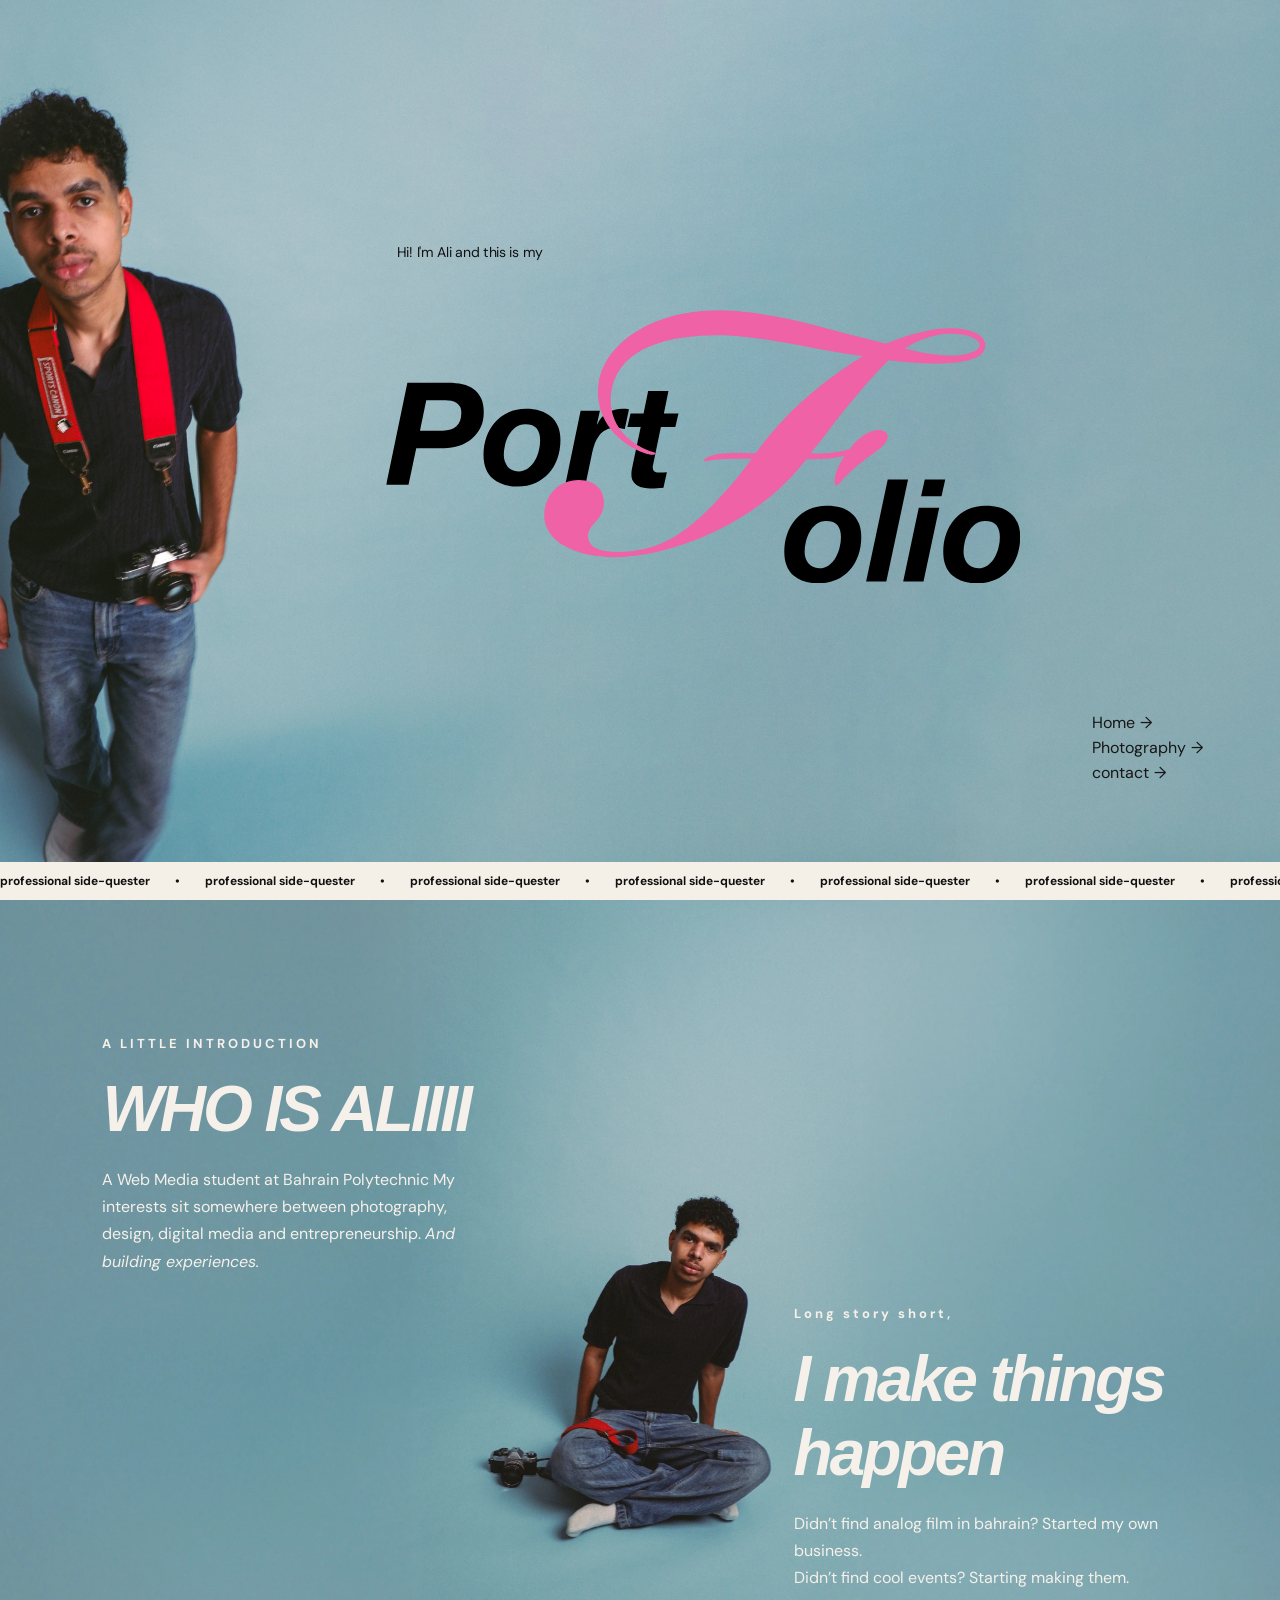
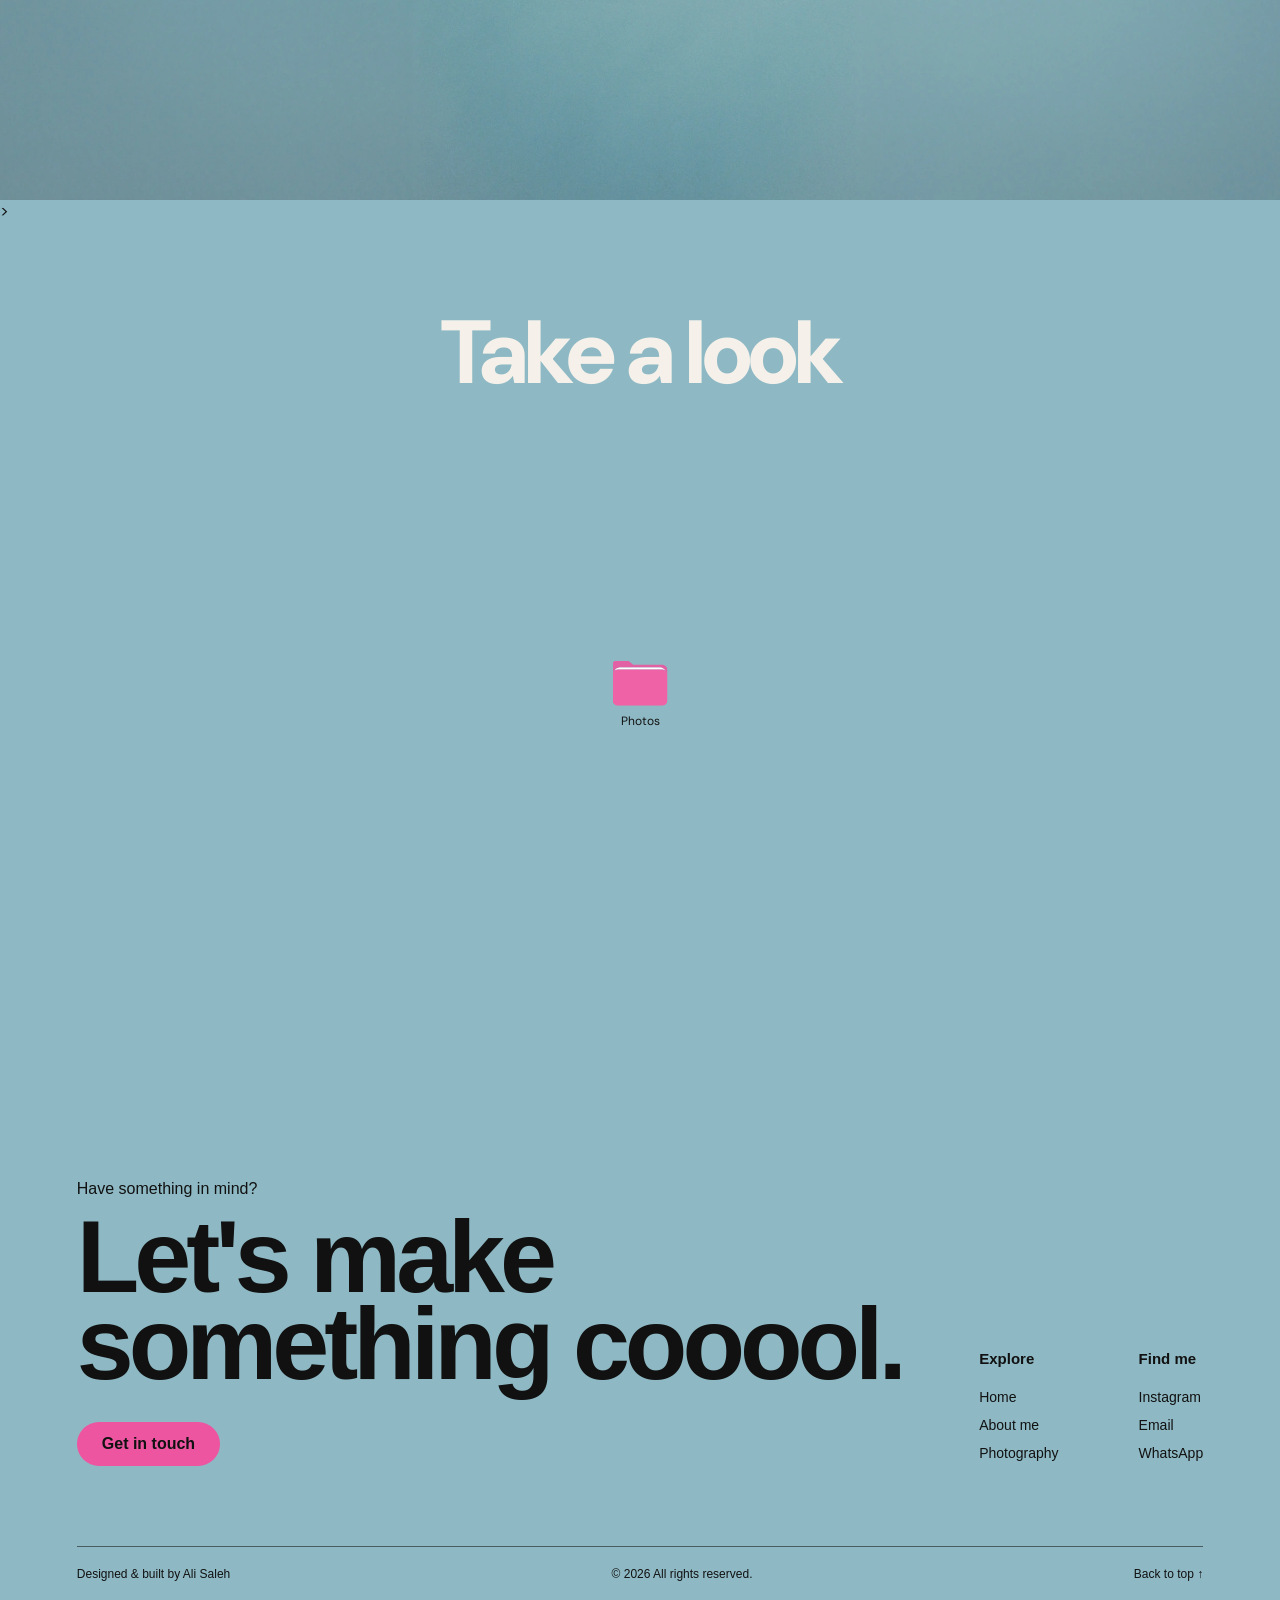
<file: index.html>
<!DOCTYPE html>
<html lang="en">

<head>
    <meta charset="UTF-8">
    <meta name="viewport" content="width=device-width, initial-scale=1.0">

    <title>Ali's Portfolio</title>

    <meta name="description" content="The creative portfolio of Ali, showcasing photography, graphic design and creative projects.">

    <link rel="preconnect" href="https://fonts.googleapis.com">
    <link rel="preconnect" href="https://fonts.gstatic.com" crossorigin>

    <!-- Favicons -->
    <link rel="icon" type="image/svg+xml" href="/images/favicon/favicon.svg">
    <link rel="icon" type="image/png" sizes="32x32" href="/images/favicon/favicon-32.png">
    <link rel="apple-touch-icon" sizes="180x180" href="/images/favicon/apple-touch-icon.png">
    <link rel="icon" type="image/png" sizes="16x16" href="/images/favicon/favicon-16.png">




    <link href="https://fonts.googleapis.com/css2?family=DM+Sans:ital,wght@0,400;0,500;0,600;0,700;0,800;1,700;1,800&display=swap" rel="stylesheet">
    <link rel="stylesheet" href="css/style.css">
    <script src="js/script.js" defer></script>
    
</head>
<script async src="https://www.googletagmanager.com/gtm.js?id=GTM-59Z958TZ"></script>
<script>
  window.dataLayer = window.dataLayer || [];
  function gtag(){dataLayer.push(arguments);}
  gtag('js', new Date());
</script>

<body>

    <main>

        <section class="hero" id="herosection">

            <div class="intro">
                <p>Hi! I'm Ali and this is my</p>
            </div>

            <div class="headline">

                    <!---
                    <span class="port">Port</span>
                    <span class="folio">olio</span>
                </h1>

                Pink Decorative Graphic 
                <img
                    src="images/SVG/f.svg"
                    alt=""
                    class="flourish"
                    aria-hidden="true"
                >

            -->
                <!--
                
            <img src="images/SVG/title.svg" alt="Portfolio" class="portfolio-title" draggable="false">      

-->
            <picture>
    <source media="(max-width: 600px)" srcset="images/SVG/title_yt.svg">
    <img src="images/SVG/title.svg" alt="Portfolio" class="portfolio-title" draggable="false">
</picture>
            </div>

            <!-- Navigation -->
            <nav class="hero-nav" aria-label="Main navigation">

                <a href="index.html">
                    Home <span>→</span>
                </a>

                <a href="photos.html">
                    Photography <span>→</span>
                </a>

                <a href="#footerjump">
                    contact <span>→</span>
                </a>


            </nav>

            <div class="ticker" aria-label="Professional side-quest">

                <div class="ticker-track">

                    <div class="ticker-group">
                        <span>professional side-quester</span>
                        <span class="ticker-dot">•</span>
                        <span>professional side-quester</span>
                        <span class="ticker-dot">•</span>
                        <span>professional side-quester</span>
                        <span class="ticker-dot">•</span>
                                                <span>professional side-quester</span>
                        <span class="ticker-dot">•</span>
                        <span>professional side-quester</span>
                        <span class="ticker-dot">•</span>
                        <span>professional side-quester</span>
                        <span class="ticker-dot">•</span>
                                                <span>professional side-quester</span>
                        <span class="ticker-dot">•</span>
                        <span>professional side-quester</span>
                        <span class="ticker-dot">•</span>
                        <span>professional side-quester</span>
                        <span class="ticker-dot">•</span>
                                                <span>professional side-quester</span>
                        <span class="ticker-dot">•</span>
                        <span>professional side-quester</span>
                        <span class="ticker-dot">•</span>
                        <span>professional side-quester</span>
                        <span class="ticker-dot">•</span>
                    </div>

                    <div class="ticker-group" aria-hidden="true">
                        <span>professional side-quest</span>
                        <span class="ticker-dot">•</span>
                        <span>professional side-quest</span>
                        <span class="ticker-dot">•</span>
                        <span>professional side-quest</span>
                        <span class="ticker-dot">•</span>
                    </div>

                </div>

            </div>

        </section>
<section class="about-me" id="abtme">
    <div class="about-me-content">

        <img
    src="images/optimized/abtme.webp"
    alt="About me portrait"
    class="abtmeimg"
    width="3000"
    height="1761"
    loading="lazy"
    decoding="async"
    draggable="false">
    

        <div class="about-overlay about-left">
            <p class="about-small">A LITTLE INTRODUCTION</p>
            <h1>WHO IS ALIIII</h1>
            <p class="about-description">
          A Web Media student at Bahrain Polytechnic
          My interests sit somewhere between photography,
         design, digital media and entrepreneurship. 
         <i>And building experiences.</i>
        

            </p>
        </div>

        <div class="about-overlay about-right">
            <p class="about-small">Long story short,</p>
            <h2>I make things happen</h2>
            <p class="about-description">
                Didn’t find analog film in bahrain? Started my own business. <br>   
                Didn’t find cool events? Starting making them.   
            </p>
        </div>

    </div>
</section>

<section class="photo-section">

    <div class="photo-gallery" id="photoGallery">

        <button class="folder-button" id="folderButton"
                aria-label="Open photo gallery"
                aria-expanded="false">

            <img src="images/SVG/folder.svg" class="folder-icon" draggable="false">

            <span>Photos</span>
        </button>

        <p class="folder-hint">Take a look</p>


        <div class="scattered-photos">

           <img
                src="images/optimized/mttm_cor-10.webp"
                alt="Film photograph"
                class="scattered-photo photo-one"
                width="1600"
                height="1017"
                loading="lazy"
                decoding="async">
    >

         <img
            src="images/optimized/porta_40016-preview.webp"
            alt="Film photograph"
            class="scattered-photo photo-two"
            width="1200"
            height="799"
            loading="lazy"
            decoding="async">


        <img
            src="images/optimized/ali06.webp"
            alt="Film photograph"
            class="scattered-photo photo-three"
            width="1007"
            height="1600"
            loading="lazy"
            decoding="async">

        
            <img
            src="images/optimized/ali21.webp"
            alt="Film photograph"
            class="scattered-photo photo-four"
            width="1005"
            height="1600"
            loading="lazy"
            decoding="async">


        </div>
        <a href="photos.html" class="view-photography">
                 View all my photographic work<span>→</span>
</a>

    </div>

</section>


    </main>


    
    <footer class="site-footer">

    <div class="footer-top" id="footerjump">
        <div class="footer-message">
            <p>Have something in mind?</p>
            <h2>Let's make<br>something cooool.</h2>
            <a href="https://wa.me/39561313" class="footer-cta">
                Get in touch
            </a>
        </div>

        <div class="footer-details">
            <div>
                <h3>Explore</h3>
                <a href="index.html">Home</a>
                <a href="index.html#abtme">About me</a>
                <a href="photos.html">Photography</a>
              </div>

            <div>
                <h3>Find me</h3>
                <a href="https://www.instagram.com/3li.visuals">Instagram</a>
                <a href="mailto:ali7meerali@gmail.com">Email</a>
                <a href="https://wa.me/39561313">WhatsApp</a>
            </div>
        </div>
    </div>

    <div class="footer-bottom">
        <p>Designed & built by Ali Saleh</p>
        <p>© 2026 All rights reserved.</p>
        <a href="#herosection">Back to top ↑</a>
    </div>

</footer>

</body>
</html>
</file>
<file: css/style.css>
* {
    margin: 0;
    padding: 0;
    box-sizing: border-box;
}

html {
    scroll-snap-type: y proximity;
    scroll-behavior: smooth;
}


body {
    font-family: 'DM Sans', sans-serif;
    color: #111;
    overflow-x: hidden;
    margin: 0;
}

section {
    min-height: 100vh;
    min-height: 100svh;
    scroll-snap-align: start;
    scroll-snap-stop: always;
}

/*

.hero {
    position: relative;
    padding-top: 80px;
    box-sizing: border-box;
    width: 100%;
    min-height: 100vh;
    min-height: 100svh;
    overflow: hidden;

    background-image: url("../images/portfolio_bg.jpg");
    background-size: 100% auto;
    background-position: center top;
    background-repeat: no-repeat;
    background-color: #8eb9c4;
}

*/

.hero {
    position: relative;
    width: 100%;
    height: 100vh;
    height: 100svh;
    overflow: hidden;

    background-image: url("../images/portfolio_bg copy.webp");
    background-size: cover;
    background-position: center;
    background-repeat: no-repeat;
}
.intro {
    position: absolute;
    top: 27%;
    left: 31%;

    z-index: 3;
}

.intro p {
    font-size: clamp(13px, 1.1vw, 17px);
    font-weight: 400;
    letter-spacing: -0.3px;
}
/* PHOTOGRAPHY SECTION */

.photo-section {
    width: 100%;
    min-height: 100vh;
    min-height: 100svh;
    background: #8eb9c4;
    overflow: hidden;
}

.photo-gallery {
    position: relative;
    width: 100%;
    min-height: 100vh;
    min-height: 100svh;
}


/* FOLDER */

.folder-button {
    position: absolute;
    top: 55%;
    left: 50%;
    transform: translate(-50%, -50%);

    display: flex;
    flex-direction: column;
    align-items: center;
    gap: 7px;

    padding: 10px;
    background: none;
    border: none;
    cursor: pointer;

    color: #111;
    font-family: inherit;
    font-size: 12px;
    z-index: 10;
}

/* Folder animation */
@keyframes subtle-bounce {
  0%, 100% { transform: translateY(0); }
  50% { transform: translateY(-6px); }
}



.folder-icon {
    animation: subtle-bounce 3s ease-in-out infinite;
    width: 55px;
    height: auto;
    transition: transform 0.3s ease;
}

.folder-button:hover .folder-icon {
    transform: translateY(-5px);
}

.photo-gallery.open .folder-icon {
    animation: none;
}


/* PHOTO CONTAINER */

.scattered-photos {
    position: absolute;
    inset: 0;
    pointer-events: none;
}


/* PHOTOGRAPHS */

.scattered-photo {
    position: absolute;
    display: block;

    width: 260px;
    height: auto;

    opacity: 0;
    transition:
        opacity 0.8s ease,
        transform 0.9s cubic-bezier(.2, .8, .2, 1);

    box-shadow: 0 8px 20px rgba(0, 0, 0, 0.15);
}


/* INITIAL POSITIONS: HIDDEN */

.photo-one {
    top: 50%;
    left: 50%;
    transform: translate(-50%, -50%) rotate(0deg) scale(0.2);
}

.photo-two {
    top: 50%;
    left: 50%;
    transform: translate(-50%, -50%) rotate(0deg) scale(0.2);
}


/* OPEN POSITIONS */

.photo-gallery.open .photo-one {
    top: 22%;
    left: 12%;
    opacity: 1;
    transform: rotate(12deg) scale(1);
}

.photo-gallery.open .photo-two {
    top: 25%;
    left: 62%;
    opacity: 1;
    transform: rotate(-15deg) scale(1);
}


/* MOBILE */

@media (max-width: 600px) {
  
        



    .scattered-photo {
        width: 42%;
    }

    .photo-gallery.open .photo-one {
        top: 25%;
        left: 7%;
        transform: rotate(10deg) scale(1);
    }

    .photo-gallery.open .photo-two {
        top: 48%;
        left: 48%;
        transform: rotate(-12deg) scale(1);
    }
    

}



.headline {
    position: absolute;
    top: 40%;
    left: 30.5%;

    width: 66%;
    height: 300px;
    z-index: 3;
}

.portfolio-title {
    position: absolute;
    width: min(75%, 1000px);
    height: auto;
    top: 29%;
    left:37%;
    transform: translate(-50%, -50%);
    z-index: 4;
}
/*

.hero-nav {
    position: absolute;

    right: 6%;
    bottom: 13%;

    display: flex;
    flex-direction: column;

    gap: 2px;

    z-index: 5;
}

.hero-nav a {
    font-size: 16px;
    font-weight: 400;

    color: #171717;

    text-decoration: none;

    transition: color 0.3s ease;
}

.hero-nav a span {
    display: inline-block;

    transition: transform 0.3s ease;
}

.hero-nav a:hover {
    color: #ec4b9c;
}

.hero-nav a:hover span {
    transform: translateX(5px);
}
*/
/*abtme*/
/* FLOATING NAVIGATION */

.hero-nav {
    position: fixed;
    right: 6%;
    bottom: 13%;
    transition: bottom 0.4s ease, opacity 0.3s ease;

    display: flex;
    flex-direction: column;
    align-items: flex-start;
    gap: 4px;

    z-index: 999999;

    isolation: isolate;
    pointer-events: auto;
}


.hero-nav.nav-about {
    position: fixed !important;
    bottom: 8% !important;
    top: auto !important;
}

.hero-nav.nav-hidden {
    display: none !important;
}
.hero-nav {
    transition: opacity 0.3s ease, visibility 0.3s ease;
}

.hero-nav.nav-hidden {
    display: none !important;
}

.hero-nav h5 {
    font-size: 10px;
    font-weight: 600;
    letter-spacing: 1px;
    margin-bottom: 8px;
    color: #171717;
}

.hero-nav a {
    display: inline-flex;
    align-items: center;
    gap: 5px;

    font-size: 16px;
    font-weight: 400;

    color: #171717;
    text-decoration: none;

    transition: color 0.3s ease;
}

.hero-nav a span {
    display: inline-block;
    transition: transform 0.3s ease;
}

.hero-nav a:hover {
    color: #ec4b9c;
}

.hero-nav a:hover span {
    transform: translateX(5px);
}


/* MOBILE */

@media (max-width: 760px) {

    .hero-nav {
        right: 15px;
        bottom: 20px;

        padding: 0;
        background: none;
        border: none;
        backdrop-filter: none;

        gap: 3px;
    }

    .hero-nav h5 {
        font-size: 8px;
        margin-bottom: 5px;
    }

    .hero-nav a {
        font-size: 12px;
    }

}

.about-me {
    width: 100%;
    height: 100vh;
    height: 100svh;
    overflow: hidden;
}

.footer-details h4 {
    font-size: 14px;
    color: #767676;
    
}

.about-me-content {
    position: relative;
    width: 100%;
    height: 100%;
    overflow: hidden;
}

.abtmeimg {
    display: block;
    width: 100%;
    height: 100%;
    object-fit: cover;
    object-position: center;
}

.about-overlay {
    position: absolute;
    z-index: 2;
    width: 30%;
    color: #F5F1EA;
}

.about-left {
    top: 15%;
    left: 8%;
}

.about-right {
    top: 45%;
    right: 8%;
}

.about-small {
    font-size: 13px;
    letter-spacing: 3px;
    font-weight: 700;
    margin-bottom: 20px;
}

.about-overlay h1,
.about-overlay h2 {
    font-family: "Helvetica Neue", Helvetica, Arial, sans-serif;
    font-size: clamp(35px, 5vw, 70px);
    font-weight: 700;
    font-style: italic;
    letter-spacing: -3px;
    margin: 0 0 20px;
}

.about-description {
    font-size: 16px;
    line-height: 1.7;
}
.ticker {
    position: absolute;
    bottom: 0;
    left: 0;

    width: 100%;
    height: 38px;

    background-color: #F4F0E8;

    overflow: hidden;

    display: flex;
    align-items: center;

    z-index: 6;
}

.ticker-track {
    display: flex;
    width: max-content;

    animation: ticker-scroll 25s linear infinite;
}

.ticker-group {
    display: flex;
    align-items: center;
    flex-shrink: 0;
}

.ticker-group span {
    font-size: 12px;
    font-weight: 700;

    white-space: nowrap;
}

.ticker-dot {
    margin: 0 25px;
}

.photo-gallery {
    position: relative;
}

.folder-hint {
    position: absolute;
    top: 68%;
    left: 50%;
    transform: translateX(-50%);
    margin: 0;

    font-size: 14px;
    letter-spacing: 1px;
    white-space: nowrap;

    opacity: 1;
    transition: opacity 300ms ease;
}

.photo-gallery.open .folder-hint {
    opacity: 0;
    pointer-events: none;
}.folder-hint {
    position: absolute;
    top: 12%;
    left: 50%;
    transform: translateX(-50%);

    width: 100%;
    text-align: center;

    font-size: clamp(40px, 7vw, 90px);
    font-weight: 800;
    letter-spacing: -4px;
    line-height: 1;
    color: #F5F1EA;
    margin: 0;
    z-index: 4;

    opacity: 1;
    transition: opacity 300ms ease;
    pointer-events: none;
}

.photo-gallery.open .folder-hint {
    opacity: 0;
}


.scattered-photos {
    position: absolute;
    inset: 0;
    z-index: 2;
    pointer-events: none;
}


.scattered-photo {
    position: absolute;
    display: block;
    width: 260px;
    height: auto;

    opacity: 0;
    visibility: hidden;

    top: 55%;
    left: 50%;
    transform: translate(-50%, -50%) scale(0.1) rotate(0deg);

    transition:
        top 1s cubic-bezier(.16, 1, .3, 1),
        left 1s cubic-bezier(.16, 1, .3, 1),
        transform 1s cubic-bezier(.16, 1, .3, 1),
        opacity 0.4s ease,
        visibility 0s linear 1s;

    box-shadow: 0 8px 20px rgba(0, 0, 0, 0.15);
}


.photo-gallery.open .scattered-photo {
    opacity: 1;
    visibility: visible;

    transition:
        top 1s cubic-bezier(.16, 1, .3, 1),
        left 1s cubic-bezier(.16, 1, .3, 1),
        transform 1s cubic-bezier(.16, 1, .3, 1),
        opacity 0.4s ease,
        visibility 0s;
}


.photo-gallery.open .photo-one {
    top: 22%;
    left: 15%;
    transform: translate(-50%, -50%) rotate(-13deg) scale(1);
    transition-delay: 0s;
}


.photo-gallery.open .photo-two {
    top: 27%;
    left: 78%;
    transform: translate(-50%, -50%) rotate(15deg) scale(1);
    transition-delay: 0.12s;
}


.photo-gallery.open .photo-three {
    transform: translate(-50%, -50%)
               translate(-35vw, 25vh)
               rotate(8deg)
               scale(0.9);
}

.photo-gallery.open .photo-four {
    transform: translate(-50%, -50%)
               translate(35vw, 28vh)
               rotate(-10deg)
               scale(1.1);
}

.folder-button {
    z-index: 5;
}



@media (max-width: 600px) {

    .scattered-photo {
        width: 42%;
    }

    .photo-gallery.open .photo-one {
        top: 28%;
        left: 25%;
        transform: translate(-50%, -50%) rotate(-12deg) scale(1);
    }

    .photo-gallery.open .photo-two {
        top: 43%;
        left: 75%;
        transform: translate(-50%, -50%) rotate(14deg) scale(1);
    }



}



/* Default: folder closed */
.view-photography {
    position: absolute;
    top: 25%;
    left: 50%;
    transform: translateX(-50%);

    font-size: 14px;
    font-weight: 600;
    letter-spacing: 2px;
    color: #F5F1EA;
    text-decoration: none;
    white-space: nowrap;

    opacity: 0;
    pointer-events: none;
    transition: opacity 300ms ease;
}



.photo-gallery.open .view-photography {
    opacity: 1;
    pointer-events: auto;
}

.photo-gallery.open .folder-hint {
    opacity: 0;
}

.site-footer {
    background-color: #8eb9c4;
    color: #111;
    padding: 80px 6% 25px;
    font-family: "Helvetica Neue", Helvetica, Arial, sans-serif;

    scroll-snap-align: start;
    scroll-snap-stop: normal;
}

.footer-top {
    display: flex;
    justify-content: space-between;
    align-items: flex-end;
    padding-bottom: 80px;
    gap: 40px;
}

.footer-message p {
    font-size: 16px;
    margin-bottom: 15px;
}

.footer-message h2 {
    font-size: clamp(55px, 8vw, 110px);
    line-height: 0.85;
    letter-spacing: -5px;
    margin: 0 0 35px;
    font-weight: 700;
}

.footer-cta {
    display: inline-block;
    background: #ed55a1;
    color: #111;
    text-decoration: none;
    padding: 13px 25px;
    border-radius: 30px;
    font-weight: 600;
    transition: 0.3s;
}

.footer-cta:hover {
    background: #111;
    color: white;
}

.footer-details {
    display: flex;
    gap: 80px;
    padding-bottom: 5px;
}

.footer-details div {
    display: flex;
    flex-direction: column;
    gap: 12px;
}

.footer-details h3 {
    font-size: 15px;
    margin-bottom: 10px;
}

.footer-details a {
    color: #111;
    text-decoration: none;
    font-size: 14px;
}

.footer-details a:hover {
    color: #ed55a1;
}

.footer-bottom {
    border-top: 1px solid rgba(0,0,0,0.5);
    padding-top: 20px;
    display: flex;
    justify-content: space-between;
    align-items: center;
    font-size: 12px;
}

.footer-bottom p {
    margin: 0;
}

.footer-bottom a {
    color: #111;
    text-decoration: none;
}


@media (max-width: 700px) {
    .footer-top {
        flex-direction: column;
        align-items: flex-start;
        gap: 55px;
    }

    .footer-details {
        gap: 50px;
    }

    .footer-message h2 {
        letter-spacing: -3px;
    }

    .footer-bottom {
        flex-direction: column;
        align-items: flex-start;
        gap: 12px;
    }
}

@keyframes ticker-scroll {

    from {
        transform: translateX(0);
    }

    to {
        transform: translateX(-50%);
    }

}



@media (max-width: 1024px) {

    .intro {
        left: 32%;
        top: 30%;
    }

    .headline {
        left: 32%;
        top: 40%;
        width: 65%;
    }

    .portfolio-title {
        font-size: clamp(75px, 10vw, 110px);
        letter-spacing: -6px;
    }

    .folio {
        top: 75px;
        right: 5%;
    }

    .flourish {
        width: 55%;
        left: 18%;
    }

    .hero-nav {
        right: 7%;
        bottom: 12%;
    }

}




/* MOBILE VERSION */

@media (max-width: 600px) {

    html {
        scroll-snap-type: y mandatory;
    }

    section {
        min-height: 100svh;
    }

    .hero {
        width: 100%;
        height: 100svh;
        min-height: 100svh;

        background-size: cover;
        background-position: 8% center;
    }

    .intro {
        top: 25%;
        left: 30%;
    }

    .intro p {
        font-size: 13px;
    }

    .headline {
        position: absolute;
        top: 30%;
        left: 5%;
        width: 90%;
        height: auto;
    }

    .portfolio-title {
        position: relative;
        display: block;
        width: 100%;
        max-width: 100%;
        height: auto;

        top: auto;
        left: auto;
        transform: none;
    }

    .hero-nav {
        right: 7%;
        bottom: 10%;
        gap: 7px;
    }

    .hero-nav a {
        font-size: 14px;
    }

    .ticker {
        height: 32px;
    }

    .ticker-group span {
        font-size: 10px;
    }

    .ticker-dot {
        margin: 0 12px;
    }

    .about-me {
        height: 100svh;
        min-height: 100svh;
        overflow: hidden;
    }

    .about-me-content {
        width: 100%;
        height: 100%;
    }

    .abtmeimg {
        width: 100%;
        height: 100%;
        object-fit: cover;
        object-position: center;
    }

    .about-overlay {
        width: 42%;
    }

    .about-left {
        top: 10%;
        left: 6%;
    }

    .about-right {
        top: 52%;
        right: 6%;
    }

    .about-small {
        font-size: 9px;
        letter-spacing: 1.5px;
        margin-bottom: 12px;
    }

    .about-overlay h1,
    .about-overlay h2 {
        font-size: clamp(27px, 8vw, 42px);
        letter-spacing: -1.5px;
        margin-bottom: 12px;
    }

    .about-description {
        font-size: 12px;
        line-height: 1.5;
    }

    .site-footer {
        padding: 55px 7% 25px;
        min-height: 100svh;
        box-sizing: border-box;
    }

    .footer-top {
        flex-direction: column;
        align-items: flex-start;
        gap: 45px;
        padding-bottom: 50px;
    }

    .footer-message p {
        font-size: 14px;
    }

    .footer-message h2 {
        font-size: clamp(48px, 13vw, 70px);
        letter-spacing: -3px;
        line-height: 0.9;
        margin-bottom: 25px;
    }

    .footer-details {
        display: flex;
        flex-wrap: wrap;
        gap: 35px;
    }

    .footer-details div {
        gap: 10px;
    }

    .footer-details h3 {
        font-size: 14px;
    }

    .footer-details a {
        font-size: 13px;
    }

    .footer-bottom {
        flex-direction: column;
        align-items: flex-start;
        gap: 12px;
        font-size: 11px;
    }
}






@media (prefers-reduced-motion: reduce) {

    html {
        scroll-behavior: auto;
    }

    .ticker-track {
        animation: none;
    }

    .hero-nav a,
    .hero-nav a span {
        transition: none;
    }

}

@media (max-width: 600px) {

    .view-photography {
        top: 12%;
        left: 50%;
        transform: translateX(-50%);

        z-index: 10;

        font-size: 12px;
        letter-spacing: 1.5px;
        padding: 10px 14px;
    }
}
</file>
